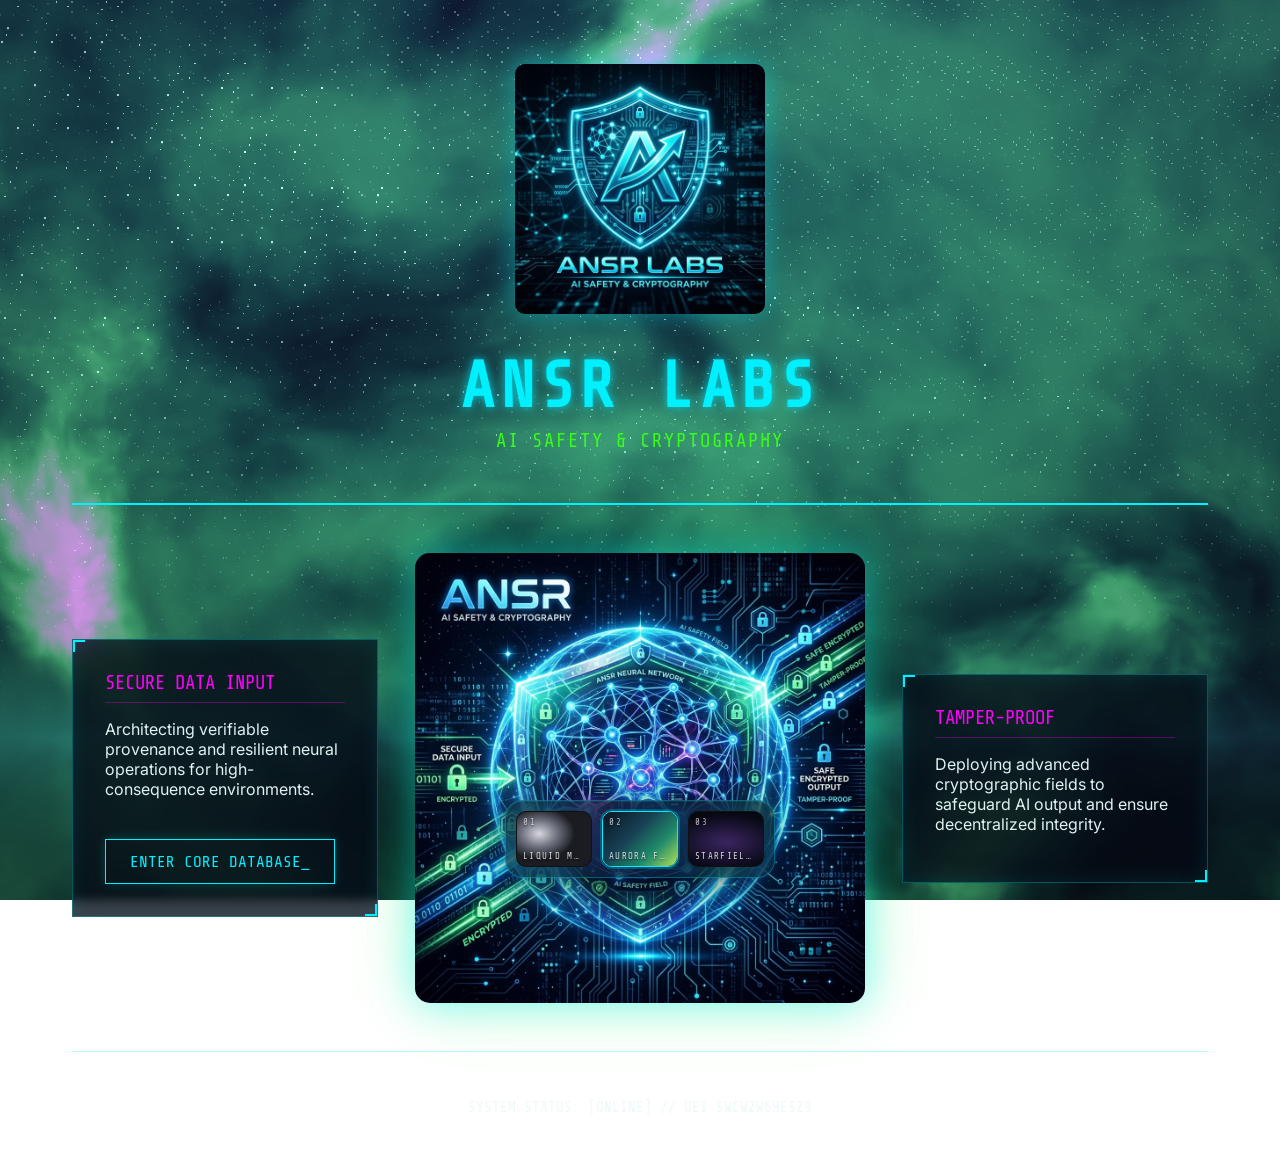
<file: index.html>
<!DOCTYPE html>
<html lang="en">
<head>
  <meta charset="utf-8">
  <meta name="viewport" content="width=device-width, initial-scale=1">
  <title>ANSR Labs | AI Safety & Cryptography</title>
  <meta name="description" content="Advanced Neural Security Research">
  <link rel="preconnect" href="https://fonts.googleapis.com">
  <link rel="preconnect" href="https://fonts.gstatic.com" crossorigin>
  <link href="https://fonts.googleapis.com/css2?family=Share+Tech+Mono&family=Inter:wght@400;700;900&display=swap" rel="stylesheet">
  <link rel="stylesheet" href="./assets/style.css">
</head>
<body>
  <canvas id="stage"></canvas>
  <div class="cyber-container">
    <header class="header">
      <div class="logo-wrapper">
        <img src="./assets/a-shield.jpg" alt="ANSR Labs Logo" class="main-logo">
      </div>
      <h1 class="glitch" data-text="ANSR LABS">ANSR LABS</h1>
      <p class="subtitle">AI SAFETY & CRYPTOGRAPHY</p>
    </header>

    <main class="content-grid">
      <div class="panel cyber-panel">
        <div class="panel-header">SECURE DATA INPUT</div>
        <p>Architecting verifiable provenance and resilient neural operations for high-consequence environments.</p>
        <a href="https://ansrlabs.org" class="cyber-btn">ENTER CORE DATABASE_</a>
        
      </div>
      
      <div class="panel visual-panel">
        <img src="./assets/neural-shield.jpg" alt="Neural Network Shield" class="neural-viz">
      </div>
      
      <div class="panel cyber-panel">
        <div class="panel-header">TAMPER-PROOF</div>
        <p>Deploying advanced cryptographic fields to safeguard AI output and ensure decentralized integrity.</p>
      </div>
    </main>
    
    <footer class="footer">
      <p>SYSTEM.STATUS: [ONLINE] // UEI SWCWZW6HESZ9</p>
    </footer>
  </div>
  <nav class="dock" id="dock" aria-label="Wallpaper switcher"></nav>
  <script id="shader-common" type="x-shader/x-fragment">
    precision highp float;
    uniform vec2  iResolution;
    uniform float iTime;
    uniform vec2  iMouse;       // pixels
    uniform vec2  iMouseNorm;   // 0..1, y up
    uniform vec2  iMouseSmooth; // smoothed 0..1
    uniform vec4  iClicks[8];   // xy = position (0..1), z = age (sec), w = strength
  </script>

  <!-- ==================== SHADER 1 — LIQUID METAL ==================== -->
  <script id="shader-1" type="x-shader/x-fragment">
    // Raymarched chrome metaballs on a mirrored floor, tracking cursor.
    #define MAX_STEPS 72
    #define MAX_DIST 20.0
    #define SURF 0.0015

    float smin(float a, float b, float k){
      float h = clamp(0.5 + 0.5*(b-a)/k, 0.0, 1.0);
      return mix(b,a,h) - k*h*(1.0-h);
    }
    float sdSphere(vec3 p, float r){ return length(p)-r; }
    float sdPlane(vec3 p){ return p.y + 1.2; }

    vec3 blobPos(int i, float t){
      float fi = float(i);
      float a = t*0.35 + fi*1.7;
      float r = 0.9 + 0.25*sin(t*0.6 + fi);
      return vec3(cos(a)*r, 0.1 + sin(t*0.8+fi*1.3)*0.35, sin(a*1.2+fi)*r);
    }

    float map(vec3 p){
      float d = sdPlane(p);
      // cursor-driven lead blob
      vec3 m = vec3((iMouseSmooth.x-0.5)*3.2, -0.2 + (iMouseSmooth.y-0.5)*1.4, 0.0);
      float leader = sdSphere(p - m, 0.55);
      float blobs = leader;
      for(int i=0;i<5;i++){
        vec3 bp = blobPos(i, iTime) + vec3(m.x*0.3, 0.0, m.z);
        float b = sdSphere(p - bp, 0.32 + 0.05*sin(iTime+float(i)));
        blobs = smin(blobs, b, 0.45);
      }
      // click ripples add bumps
      for(int c=0;c<8;c++){
        vec4 ck = iClicks[c];
        if(ck.w < 0.001) continue;
        float age = ck.z;
        float dec = exp(-age*1.2);
        vec3 cp = vec3((ck.x-0.5)*3.2, -0.2 + (ck.y-0.5)*1.4, 0.0);
        float b = sdSphere(p - cp, (0.2 + age*0.9) * dec);
        blobs = smin(blobs, b, 0.3);
      }
      d = smin(d, blobs, 0.25);
      return d;
    }
    vec3 calcNormal(vec3 p){
      vec2 e = vec2(0.0012,0.0);
      return normalize(vec3(
        map(p+e.xyy)-map(p-e.xyy),
        map(p+e.yxy)-map(p-e.yxy),
        map(p+e.yyx)-map(p-e.yyx)
      ));
    }
    float ao(vec3 p, vec3 n){
      float o=0.0, s=1.0;
      for(int i=0;i<5;i++){
        float h = 0.03 + 0.12*float(i);
        o += (h - map(p + n*h))*s;
        s *= 0.7;
      }
      return clamp(1.0 - 1.5*o, 0.0, 1.0);
    }
    vec3 envSample(vec3 r){
      // Studio-ish gradient env for chrome
      float y = r.y*0.5+0.5;
      vec3 sky = mix(vec3(0.04,0.05,0.07), vec3(0.78,0.82,0.9), smoothstep(0.1,0.9,y));
      // warm highlight
      float h = pow(max(0.0, dot(r, normalize(vec3(0.6,0.4,0.3)))),32.0);
      sky += vec3(1.0,0.78,0.55)*h*0.9;
      // cool rim
      float c = pow(max(0.0, dot(r, normalize(vec3(-0.4,0.2,-0.8)))),20.0);
      sky += vec3(0.4,0.7,1.1)*c*0.5;
      return sky;
    }

    void main(){
      vec2 uv = (gl_FragCoord.xy - 0.5*iResolution.xy)/iResolution.y;
      vec3 ro = vec3(0.0, 0.35, 3.2);
      vec3 rd = normalize(vec3(uv, -1.35));

      float t = 0.0;
      float d = 0.0;
      for(int i=0;i<MAX_STEPS;i++){
        vec3 p = ro + rd*t;
        d = map(p);
        if(d<SURF || t>MAX_DIST) break;
        t += d*0.9;
      }
      vec3 col;
      if(t<MAX_DIST){
        vec3 p = ro+rd*t;
        vec3 n = calcNormal(p);
        vec3 r = reflect(rd, n);
        float fres = pow(1.0 - max(0.0, dot(-rd,n)), 4.0);
        vec3 refl = envSample(r);
        // base chrome
        vec3 base = mix(vec3(0.18,0.20,0.23), vec3(0.9,0.92,0.98), fres);
        col = base*0.4 + refl*(0.75 + 0.25*fres);
        col *= ao(p,n);
        // floor darkening
        if(p.y < -1.1){ col *= 0.7; col += 0.1*vec3(0.9,0.75,0.6)*pow(max(0.0, r.y),3.0); }
      } else {
        col = envSample(rd)*0.7;
      }
      // subtle vignette & grain
      float vg = 1.0 - 0.35*pow(length(uv*vec2(0.9,1.1)),2.5);
      col *= vg;
      float g = fract(sin(dot(gl_FragCoord.xy, vec2(12.9898,78.233)))*43758.5453);
      col += (g-0.5)*0.015;
      gl_FragColor = vec4(pow(col, vec3(0.92)), 1.0);
    }
  </script>

  <!-- ==================== SHADER 2 — AURORA FIELD ==================== -->
  <script id="shader-2" type="x-shader/x-fragment">
    // Flowing aurora curtains driven by a smooth noise field; cursor bends flow.
    float hash(vec2 p){ return fract(sin(dot(p, vec2(127.1,311.7)))*43758.5453); }
    float noise(vec2 p){
      vec2 i=floor(p), f=fract(p);
      float a=hash(i), b=hash(i+vec2(1,0)), c=hash(i+vec2(0,1)), d=hash(i+vec2(1,1));
      vec2 u=f*f*(3.0-2.0*f);
      return mix(mix(a,b,u.x), mix(c,d,u.x), u.y);
    }
    float fbm(vec2 p){
      float v=0.0, a=0.5;
      mat2 R = mat2(0.8,-0.6,0.6,0.8);
      for(int i=0;i<6;i++){ v+=a*noise(p); p=R*p*2.03 + 3.1; a*=0.5; }
      return v;
    }

    void main(){
      vec2 uv = gl_FragCoord.xy/iResolution.xy;
      vec2 p = (gl_FragCoord.xy - 0.5*iResolution.xy)/iResolution.y;

      vec2 m = iMouseSmooth - 0.5;
      // domain warp biased toward mouse
      vec2 q = p*1.4;
      q += 0.6*vec2(fbm(q+iTime*0.08), fbm(q.yx - iTime*0.06));
      // pull toward cursor
      vec2 to = m*1.6 - p;
      float pull = 0.35/(0.35 + dot(to,to));
      q += to*pull*0.4;

      float curtains = 0.0;
      for(int i=0;i<3;i++){
        float fi = float(i);
        vec2 qq = q + vec2(0.0, iTime*0.12 + fi*0.7);
        float n = fbm(qq*(1.2+fi*0.6));
        float band = smoothstep(0.35, 0.75, n) - smoothstep(0.75, 1.0, n);
        curtains += band * (0.5 + 0.5*cos(n*8.0 + iTime*0.6 + fi));
      }
      curtains = clamp(curtains, 0.0, 1.2);

      // aurora gradient
      vec3 c1 = vec3(0.10, 0.70, 0.55);   // teal
      vec3 c2 = vec3(0.35, 0.95, 0.50);   // green
      vec3 c3 = vec3(0.95, 0.45, 0.95);   // magenta top
      vec3 col = mix(c1, c2, smoothstep(0.0,0.8,curtains));
      col = mix(col, c3, smoothstep(0.6, 1.1, curtains) * 0.8);

      // sky & stars
      float sky = smoothstep(1.2, -0.3, uv.y);
      vec3 night = mix(vec3(0.02,0.03,0.06), vec3(0.05,0.08,0.18), uv.y);
      float stars = pow(hash(floor(gl_FragCoord.xy*0.7)), 80.0);
      night += vec3(stars)*0.9*smoothstep(0.1,0.9,uv.y);

      float intensity = curtains*(0.9 + 0.5*pull);
      vec3 outc = night + col*intensity*0.85;

      // click ripples: radial color pulse
      for(int c=0;c<8;c++){
        vec4 ck = iClicks[c];
        if(ck.w < 0.001) continue;
        vec2 cp = ck.xy;
        vec2 d = uv - cp; d.x *= iResolution.x/iResolution.y;
        float r = length(d);
        float age = ck.z;
        float ring = exp(-pow((r - age*0.4)/0.04, 2.0)) * exp(-age*1.2);
        outc += vec3(0.7,1.0,0.9)*ring*1.4;
      }

      // horizon glow
      outc += vec3(0.2,0.7,0.8) * pow(max(0.0, 1.0 - abs(uv.y-0.18)*4.5), 4.0) * 0.18;

      // vignette
      outc *= 1.0 - 0.35*pow(length(p*vec2(0.9,1.1)),2.3);
      gl_FragColor = vec4(pow(outc, vec3(0.95)), 1.0);
    }
  </script>

  <!-- ==================== SHADER 3 — STARFIELD DRIFT ==================== -->
  <script id="shader-3" type="x-shader/x-fragment">
    // Volumetric parallax stars with gravitational-lens distortion around cursor.
    float hash1(vec2 p){ return fract(sin(dot(p, vec2(127.1,311.7)))*43758.5453); }
    vec3 hash3(vec3 p){
      p = vec3( dot(p,vec3(127.1,311.7, 74.7)),
                dot(p,vec3(269.5,183.3,246.1)),
                dot(p,vec3(113.5,271.9,124.6)));
      return fract(sin(p)*43758.5453);
    }

    float layer(vec2 uv, float density, float size, float seed){
      vec2 g = floor(uv);
      vec2 f = fract(uv);
      float br = 0.0;
      for(int j=-1;j<=1;j++) for(int i=-1;i<=1;i++){
        vec2 n = vec2(i,j);
        vec3 h = hash3(vec3(g+n, seed));
        if(h.x < density){
          vec2 pos = n + h.yz*0.9 - f;
          float d = length(pos);
          float tw = 0.5 + 0.5*sin(iTime*1.3 + h.x*30.0);
          float s = smoothstep(size, 0.0, d)*tw;
          br += s;
        }
      }
      return br;
    }

    void main(){
      vec2 uv = (gl_FragCoord.xy - 0.5*iResolution.xy)/iResolution.y;
      vec2 m = iMouseSmooth - 0.5;
      vec2 mp = vec2(m.x*iResolution.x/iResolution.y, m.y);

      // gravitational lens near cursor
      vec2 d = uv - mp;
      float r2 = dot(d,d);
      float lens = 0.18 / (0.06 + r2*2.0);
      vec2 distort = -d * lens;
      vec2 luv = uv + distort;

      // drift
      vec2 drift = vec2(iTime*0.03, iTime*0.015);

      vec3 col = vec3(0.0);
      // deep gas nebula
      float n = 0.0;
      vec2 gp = luv*1.1 + drift*0.5;
      for(int i=0;i<5;i++){
        float fi = float(i);
        n += (1.0/(1.0+fi*1.2)) * (0.5 + 0.5*sin(gp.x*(1.0+fi) + iTime*0.1 + hash1(vec2(fi,fi))*6.28)) *
                                  (0.5 + 0.5*sin(gp.y*(1.2+fi*0.8) - iTime*0.07 + hash1(vec2(fi+1.0,fi))*6.28));
        gp = gp*1.6 + 1.1;
      }
      n /= 2.5;
      vec3 neb = mix(vec3(0.03,0.02,0.08), vec3(0.55,0.18,0.75), smoothstep(0.3,0.9,n));
      neb = mix(neb, vec3(0.20,0.40,0.95), smoothstep(0.5, 1.0, n)*0.6);
      col += neb*0.55;

      // star layers, different parallax
      float s1 = layer((luv+drift*1.0)*8.0, 0.35, 0.03, 1.0);
      float s2 = layer((luv+drift*2.2)*16.0, 0.30, 0.02, 7.0);
      float s3 = layer((luv+drift*4.0)*32.0, 0.25, 0.012, 13.0);
      col += vec3(1.0,0.98,0.92)*s1*0.9;
      col += vec3(0.85,0.9,1.0)*s2*0.8;
      col += vec3(1.0,0.85,0.95)*s3*0.7;

      // bright core at lens
      col += vec3(1.0,0.9,0.75) * pow(lens*0.2, 1.2) * smoothstep(0.0, 0.8, lens);
      // einstein ring
      float ring = exp(-pow((sqrt(r2) - 0.22)/0.03, 2.0))*0.7;
      col += vec3(1.0,0.75,0.55)*ring*smoothstep(0.0,0.6,lens);

      // click supernovae
      for(int c=0;c<8;c++){
        vec4 ck = iClicks[c];
        if(ck.w < 0.001) continue;
        vec2 cp = (ck.xy - 0.5);
        cp.x *= iResolution.x/iResolution.y;
        float dd = length(uv - cp);
        float age = ck.z;
        float core = exp(-dd*8.0) * exp(-age*2.0);
        float shock = exp(-pow((dd - age*0.5)/0.02, 2.0)) * exp(-age*1.0);
        col += vec3(1.0,0.9,0.7)*core*2.0;
        col += vec3(0.8,0.9,1.0)*shock*1.4;
      }

      col *= 1.0 - 0.4*pow(length(uv*vec2(0.9,1.1)),2.2);
      gl_FragColor = vec4(pow(col, vec3(0.9)), 1.0);
    }
  </script>

  <!-- ==================== SHADER 4 — CRYSTAL LATTICE ==================== -->
  <script id="shader-4" type="x-shader/x-fragment">
    // Voronoi glass shards, iridescent; cursor refracts, click shatters a region.
    vec2 hash2(vec2 p){ p = vec2(dot(p,vec2(127.1,311.7)), dot(p,vec2(269.5,183.3))); return fract(sin(p)*43758.5453); }

    vec3 voronoi(vec2 x){
      vec2 n = floor(x); vec2 f = fract(x);
      float f1=8.0, f2=8.0;
      vec2 closest=vec2(0.0);
      for(int j=-1;j<=1;j++)for(int i=-1;i<=1;i++){
        vec2 g=vec2(i,j);
        vec2 o=hash2(n+g);
        o = 0.5 + 0.5*sin(iTime*0.4 + 6.2831*o);
        vec2 r = g + o - f;
        float d = dot(r,r);
        if(d<f1){ f2=f1; f1=d; closest = n+g; } else if(d<f2){ f2=d; }
      }
      return vec3(sqrt(f1), sqrt(f2), hash2(closest).x);
    }

    vec3 iridescent(float t){
      return 0.55 + 0.45*cos(6.2831*(vec3(0.0,0.33,0.67) + t));
    }

    void main(){
      vec2 uv = gl_FragCoord.xy/iResolution.xy;
      vec2 p = (gl_FragCoord.xy - 0.5*iResolution.xy)/iResolution.y;
      vec2 m = iMouseSmooth - 0.5;
      vec2 mp = vec2(m.x*iResolution.x/iResolution.y, m.y);

      // refraction field around cursor
      vec2 d = p - mp;
      float rr = length(d);
      vec2 refr = -d * 0.25 / (0.12 + rr*rr*2.0);

      vec2 q = (p + refr)*3.2;
      // animate slight rotation
      float a = iTime*0.04;
      q = mat2(cos(a),-sin(a),sin(a),cos(a))*q;

      vec3 v = voronoi(q);
      float edge = smoothstep(0.0, 0.04, v.y - v.x); // cell borders (thin = near edge)
      edge = 1.0 - edge;

      // cell-based hue
      vec3 base = iridescent(v.z + iTime*0.05 + v.x*0.3);
      // angle-based shimmer
      float shimmer = 0.5 + 0.5*sin(v.x*22.0 - iTime*0.8 + v.z*12.0);
      vec3 col = base*(0.35 + 0.65*shimmer);

      // facet shading: darker toward cell centers, bright near edges (glass bevels)
      col *= 0.6 + 0.9*smoothstep(0.0, 0.6, v.x);
      col += vec3(1.0)*edge*0.9;

      // specular glow at cursor
      col += vec3(1.0,0.95,0.85) * pow(max(0.0, 1.0-rr*2.8), 8.0) * 0.6;

      // click shatter — radial high-frequency ring
      for(int c=0;c<8;c++){
        vec4 ck = iClicks[c];
        if(ck.w < 0.001) continue;
        vec2 cp = (ck.xy - 0.5); cp.x *= iResolution.x/iResolution.y;
        float dd = length(p - cp);
        float age = ck.z;
        float ring = exp(-pow((dd - age*0.6)/0.025, 2.0)) * exp(-age*0.9);
        // inside ring, amplify cell edges & flash hue
        float inside = smoothstep(age*0.6 + 0.08, age*0.6 - 0.02, dd) * exp(-age*1.2);
        col += vec3(1.2,1.1,0.95)*ring*1.6;
        col *= 1.0 + inside*0.8;
      }

      // bg dark
      vec3 bg = mix(vec3(0.03,0.04,0.07), vec3(0.08,0.06,0.12), uv.y);
      col = mix(bg, col, 0.92);

      col *= 1.0 - 0.3*pow(length(p*vec2(0.9,1.1)),2.2);
      gl_FragColor = vec4(pow(col, vec3(0.92)), 1.0);
    }
  </script>

  <!-- ==================== SHADER 5 — NEON WAVES ==================== -->
  <script id="shader-5" type="x-shader/x-fragment">
    // Chromatic-aberrated sine grid warping toward cursor; scanlines; click shockwave.
    vec3 palette(float t){
      // cyberpunk gradient
      return vec3(
        0.5 + 0.5*cos(6.2831*(t + 0.00)),
        0.5 + 0.5*cos(6.2831*(t + 0.33)),
        0.5 + 0.5*cos(6.2831*(t + 0.67))
      );
    }

    float gridLayer(vec2 p, float o){
      // domain warp with cursor attraction
      vec2 m = iMouseSmooth - 0.5;
      vec2 mp = vec2(m.x*iResolution.x/iResolution.y, m.y);
      vec2 to = mp - p;
      float r2 = dot(to,to);
      vec2 warp = to * (0.25/(0.1+r2));
      vec2 q = p + warp*0.35 + vec2(iTime*0.08, 0.0);

      // click shockwaves bend the grid
      for(int c=0;c<8;c++){
        vec4 ck = iClicks[c];
        if(ck.w<0.001) continue;
        vec2 cp = (ck.xy-0.5); cp.x *= iResolution.x/iResolution.y;
        vec2 dd = p - cp;
        float dist = length(dd);
        float age = ck.z;
        float pulse = exp(-pow((dist - age*0.7)/0.04, 2.0))*exp(-age*0.8);
        q += normalize(dd+1e-5)*pulse*0.15;
      }

      // two sine waves at an angle
      float s1 = sin(q.x*8.0 + iTime*0.9 + o);
      float s2 = sin((q.x+q.y)*6.0 - iTime*0.7 + o*1.3);
      float s3 = sin(q.y*10.0 + iTime*0.6 + o*0.7);
      float v = s1*s2*s3;
      return v;
    }

    void main(){
      vec2 uv = gl_FragCoord.xy/iResolution.xy;
      vec2 p = (gl_FragCoord.xy - 0.5*iResolution.xy)/iResolution.y;

      // chromatic aberration: sample grid 3x offset
      float aberr = 0.012 + 0.015*length(p)*0.5;
      vec2 dir = normalize(p+1e-5);
      float vr = gridLayer(p - dir*aberr, 0.0);
      float vg = gridLayer(p,               0.2);
      float vb = gridLayer(p + dir*aberr,   0.4);

      vec3 col = vec3(
        smoothstep(0.2, 1.0, 0.5+0.5*vr),
        smoothstep(0.2, 1.0, 0.5+0.5*vg),
        smoothstep(0.2, 1.0, 0.5+0.5*vb)
      );

      // tint with palette
      vec3 pal = palette(iTime*0.05 + 0.5*length(p));
      col = mix(col, col*pal*1.5, 0.6);

      // base dark
      vec3 bg = mix(vec3(0.04,0.02,0.08), vec3(0.10,0.04,0.18), uv.y);
      col = bg + col*0.85;

      // cursor hotspot
      vec2 m = iMouseSmooth - 0.5;
      vec2 mp = vec2(m.x*iResolution.x/iResolution.y, m.y);
      float hd = length(p-mp);
      col += vec3(1.0,0.4,0.95)*pow(max(0.0,1.0-hd*2.5), 6.0)*0.45;
      col += vec3(0.3,0.95,1.0)*pow(max(0.0,1.0-hd*5.0), 10.0)*0.6;

      // scanlines
      float scan = 0.5 + 0.5*sin(gl_FragCoord.y*1.8 + iTime*3.0);
      col *= 0.9 + 0.1*scan;

      // shockwave rings add white flash
      for(int c=0;c<8;c++){
        vec4 ck = iClicks[c];
        if(ck.w<0.001) continue;
        vec2 cp = (ck.xy-0.5); cp.x *= iResolution.x/iResolution.y;
        float dist = length(p - cp);
        float age = ck.z;
        float ring = exp(-pow((dist-age*0.7)/0.02, 2.0))*exp(-age*0.7);
        col += vec3(1.0,0.7,1.0)*ring*1.6;
      }

      // vignette
      col *= 1.0 - 0.35*pow(length(p*vec2(0.9,1.1)),2.3);
      gl_FragColor = vec4(pow(col, vec3(0.95)), 1.0);
    }
  </script>

  <!-- ===================== RUNNER ===================== -->
  <script>
  (function(){
    const WALLPAPERS = [
      { n:'01', name:'Liquid Metal',    desc:'Raymarched chrome globules orbit the cursor, melting into a mirrored pool. Clicks drop a new droplet that ripples across the surface.', cls:'t1', sid:'shader-1' },
      { n:'02', name:'Aurora Field',    desc:'Polar curtains of plasma sway in a warped noise field and bend toward your cursor. Clicks send a soft luminescent ring across the sky.', cls:'t2', sid:'shader-2' },
      { n:'03', name:'Starfield Drift', desc:'Three parallax star layers drift through a violet nebula. The cursor acts as a gravitational lens; clicks spark supernovae.',         cls:'t3', sid:'shader-3' }
    ];

    // Build dock
    const dock = document.getElementById('dock');
    WALLPAPERS.forEach((w, i)=>{
      const t = document.createElement('button');
      t.className = 'tile';
      t.dataset.idx = i;
      t.innerHTML = `<div class="thumb ${w.cls}"></div><div class="num">${w.n}</div><div class="name">${w.name}</div>`;
      t.setAttribute('aria-label', `Wallpaper ${w.n}: ${w.name}`);
      dock.appendChild(t);
    });

    // WebGL setup
    const canvas = document.getElementById('stage');
    const gl = canvas.getContext('webgl', { antialias:false, premultipliedAlpha:false, preserveDrawingBuffer:false, powerPreference:'high-performance' });
    if(!gl){ document.body.innerHTML = '<div style="padding:40px;font-family:monospace;color:#fff">WebGL unavailable.</div>'; return; }

    const VS = `
      attribute vec2 a_pos;
      void main(){ gl_Position = vec4(a_pos,0.0,1.0); }
    `;

    const commonSrc = document.getElementById('shader-common').textContent;

    function compile(type, src){
      const s = gl.createShader(type);
      gl.shaderSource(s, src);
      gl.compileShader(s);
      if(!gl.getShaderParameter(s, gl.COMPILE_STATUS)){
        console.error('Shader error:', gl.getShaderInfoLog(s), src);
        return null;
      }
      return s;
    }
    function program(fsSrc){
      const vs = compile(gl.VERTEX_SHADER, VS);
      const fs = compile(gl.FRAGMENT_SHADER, commonSrc + '\n' + fsSrc);
      const p = gl.createProgram();
      gl.attachShader(p, vs); gl.attachShader(p, fs);
      gl.bindAttribLocation(p, 0, 'a_pos');
      gl.linkProgram(p);
      if(!gl.getProgramParameter(p, gl.LINK_STATUS)){
        console.error('Link error:', gl.getProgramInfoLog(p));
        return null;
      }
      return {
        prog: p,
        uRes: gl.getUniformLocation(p,'iResolution'),
        uTime: gl.getUniformLocation(p,'iTime'),
        uMouse: gl.getUniformLocation(p,'iMouse'),
        uMN: gl.getUniformLocation(p,'iMouseNorm'),
        uMS: gl.getUniformLocation(p,'iMouseSmooth'),
        uClicks: gl.getUniformLocation(p,'iClicks'),
      };
    }

    // Fullscreen quad
    const buf = gl.createBuffer();
    gl.bindBuffer(gl.ARRAY_BUFFER, buf);
    gl.bufferData(gl.ARRAY_BUFFER, new Float32Array([-1,-1, 1,-1, -1,1, -1,1, 1,-1, 1,1]), gl.STATIC_DRAW);
    gl.enableVertexAttribArray(0);
    gl.vertexAttribPointer(0, 2, gl.FLOAT, false, 0, 0);

    // Compile all shaders upfront (fast enough; ~5 tiny raymarchers)
    const programs = WALLPAPERS.map(w => program(document.getElementById(w.sid).textContent));

    // Resize
    let dpr = Math.min(window.devicePixelRatio || 1, 2);
    function resize(){
      dpr = Math.min(window.devicePixelRatio || 1, 2);
      // Cap resolution for perf on huge screens
      const maxW = 2400;
      const w = Math.min(window.innerWidth * dpr, maxW);
      const h = Math.min(window.innerHeight * dpr, maxW * (window.innerHeight/window.innerWidth));
      canvas.width = Math.floor(w);
      canvas.height = Math.floor(h);
      canvas.style.width = window.innerWidth + 'px';
      canvas.style.height = window.innerHeight + 'px';
      gl.viewport(0,0,canvas.width, canvas.height);
    }
    window.addEventListener('resize', resize); resize();

    // Mouse state
    let mouse = { x: window.innerWidth*0.5, y: window.innerHeight*0.5, nx: 0.5, ny: 0.5, sx: 0.5, sy: 0.5 };
    window.addEventListener('pointermove', (e)=>{
      mouse.x = e.clientX; mouse.y = e.clientY;
      mouse.nx = e.clientX/window.innerWidth;
      mouse.ny = 1.0 - e.clientY/window.innerHeight;
    }, { passive:true });

    // Clicks (stored as ring of 8)
    const CLICK_LIFE = 3.0; // seconds
    const clicks = []; // {x, y (0..1, y up), t0}
    function registerClick(e){
      // ignore UI clicks
      if(e.target.closest('.dock') || e.target.closest('.status') || e.target.closest('.meta')) return;
      const nx = e.clientX / window.innerWidth;
      const ny = 1.0 - e.clientY / window.innerHeight;
      clicks.push({ x: nx, y: ny, t0: performance.now()/1000 });
      if(clicks.length > 8) clicks.shift();
    }
    window.addEventListener('pointerdown', registerClick);

    // Switch wallpaper
    let currentIdx = parseInt(localStorage.getItem('sw_idx') || '0', 10);
    if(isNaN(currentIdx) || currentIdx<0 || currentIdx>=WALLPAPERS.length) currentIdx = 0;

    const tiles = dock.querySelectorAll('.tile');
    function setIdx(i){
      currentIdx = (i + WALLPAPERS.length) % WALLPAPERS.length;
      localStorage.setItem('sw_idx', String(currentIdx));
      tiles.forEach((t,k)=> t.classList.toggle('active', k===currentIdx));
      const w = WALLPAPERS[currentIdx];
      
      
      
      
    }
    tiles.forEach((t, i)=> t.addEventListener('click', ()=> setIdx(i)));
    window.addEventListener('keydown', (e)=>{
      if(e.key>='1' && e.key<='3'){ setIdx(parseInt(e.key,10)-1); }
      else if(e.key==='ArrowRight'){ setIdx(currentIdx+1); }
      else if(e.key==='ArrowLeft'){ setIdx(currentIdx-1); }
    });
    
    setIdx(currentIdx);

    let cycleInterval = setInterval(() => {
      setIdx(currentIdx + 1);
    }, 60000);

    document.addEventListener('click', (e) => {
      if (e.target.closest('a') || e.target.closest('button') || e.target.closest('.tile')) {
        clearInterval(cycleInterval);
      }
    });


    // Clock
    

    // FPS
    
    
    let frames=0, fpsT=performance.now();

    // Render loop
    const t0 = performance.now();
    const clickBuf = new Float32Array(8*4);

    function frame(now){
      const t = (now - t0)/1000;

      // smooth mouse
      mouse.sx += (mouse.nx - mouse.sx) * 0.08;
      mouse.sy += (mouse.ny - mouse.sy) * 0.08;

      // build click uniforms
      for(let i=0;i<8;i++){
        const c = clicks[i];
        if(c){
          const age = now/1000 - c.t0;
          if(age < CLICK_LIFE){
            clickBuf[i*4+0] = c.x;
            clickBuf[i*4+1] = c.y;
            clickBuf[i*4+2] = age;
            clickBuf[i*4+3] = 1.0 - age/CLICK_LIFE;
          } else {
            clickBuf[i*4+0]=0; clickBuf[i*4+1]=0; clickBuf[i*4+2]=0; clickBuf[i*4+3]=0;
          }
        } else {
          clickBuf[i*4+0]=0; clickBuf[i*4+1]=0; clickBuf[i*4+2]=0; clickBuf[i*4+3]=0;
        }
      }
      // prune expired
      while(clicks.length && (now/1000 - clicks[0].t0) > CLICK_LIFE) clicks.shift();

      const pr = programs[currentIdx];
      if(pr){
        gl.useProgram(pr.prog);
        gl.uniform2f(pr.uRes, canvas.width, canvas.height);
        gl.uniform1f(pr.uTime, t);
        gl.uniform2f(pr.uMouse, mouse.x*dpr, (window.innerHeight-mouse.y)*dpr);
        gl.uniform2f(pr.uMN, mouse.nx, mouse.ny);
        gl.uniform2f(pr.uMS, mouse.sx, mouse.sy);
        gl.uniform4fv(pr.uClicks, clickBuf);
        gl.drawArrays(gl.TRIANGLES, 0, 6);
      }

      frames++;
      if(now - fpsT > 500){
        const fps = Math.round(frames*1000/(now-fpsT));
        
        frames=0; fpsT=now;
      }
      
      requestAnimationFrame(frame);
    }
    requestAnimationFrame(frame);

  })();
  </script>

</body>
</html>
</file>
<file: assets/style.css>
:root {
  --bg-dark: #050a15;
  --neon-cyan: #00f0ff;
  --neon-green: #39ff14;
  --neon-magenta: #ff00ff;
  --text-main: #e0f2f1;
  --panel-bg: rgba(5, 10, 21, 0.8);
  --border-cyber: rgba(0, 240, 255, 0.3);
}

* { box-sizing: border-box; }

body {
  margin: 0;
  background-color: transparent;
  color: var(--text-main);
  font-family: 'Inter', sans-serif;
  min-height: 100vh;
  display: flex;
  justify-content: center;
}

.cyber-container {
  position: relative;
  z-index: 10;
  pointer-events: none; /* Let clicks pass through to canvas */

  width: 100%;
  max-width: 1200px;
  padding: 2rem;
  display: flex;
  flex-direction: column;
  gap: 3rem;
}


.header {
  text-align: center;
  padding: 2rem 0;
  border-bottom: 2px solid var(--neon-cyan);
  position: relative;
}

.logo-wrapper {
  margin-bottom: 2rem;
}

.main-logo {
  width: 250px;
  height: auto;
  border-radius: 10px;
  box-shadow: 0 0 25px rgba(0, 240, 255, 0.4);
}

.glitch {
  font-family: 'Share Tech Mono', monospace;
  font-size: 4rem;
  margin: 0;
  color: var(--neon-cyan);
  text-shadow: 0 0 10px rgba(0, 240, 255, 0.8);
  letter-spacing: 5px;
}

.subtitle {
  font-family: 'Share Tech Mono', monospace;
  font-size: 1.2rem;
  color: var(--neon-green);
  letter-spacing: 2px;
  margin-top: 0.5rem;
}

.content-grid {
  display: grid;
  grid-template-columns: 1fr 1.5fr 1fr;
  gap: 2rem;
  align-items: center;
}

.cyber-panel {
  background: var(--panel-bg);
  border: 1px solid var(--border-cyber);
  padding: 2rem;
  position: relative;
  box-shadow: inset 0 0 20px rgba(0, 240, 255, 0.1);
  backdrop-filter: blur(5px);
}

.cyber-panel::before {
  content: "";
  position: absolute;
  top: 0; left: 0;
  width: 10px; height: 10px;
  border-top: 2px solid var(--neon-cyan);
  border-left: 2px solid var(--neon-cyan);
}

.cyber-panel::after {
  content: "";
  position: absolute;
  bottom: 0; right: 0;
  width: 10px; height: 10px;
  border-bottom: 2px solid var(--neon-cyan);
  border-right: 2px solid var(--neon-cyan);
}

.panel-header {
  font-family: 'Share Tech Mono', monospace;
  color: var(--neon-magenta);
  font-size: 1.2rem;
  margin-bottom: 1rem;
  text-transform: uppercase;
  border-bottom: 1px solid rgba(255, 0, 255, 0.3);
  padding-bottom: 0.5rem;
}

.visual-panel {
  display: flex;
  justify-content: center;
}

.neural-viz {
  width: 100%;
  max-width: 450px;
  border-radius: 15px;
  box-shadow: 0 0 40px rgba(0, 240, 255, 0.5), 0 0 80px rgba(57, 255, 20, 0.2);
  transition: transform 0.3s ease;
}

.neural-viz:hover {
  transform: scale(1.02);
}

.cyber-btn {
  display: inline-block;
  margin-top: 1.5rem;
  padding: 0.8rem 1.5rem;
  background: transparent;
  color: var(--neon-cyan);
  font-family: 'Share Tech Mono', monospace;
  text-decoration: none;
  border: 1px solid var(--neon-cyan);
  text-transform: uppercase;
  transition: all 0.3s;
  box-shadow: 0 0 10px rgba(0, 240, 255, 0.2);
}

.cyber-btn:hover {
  background: var(--neon-cyan);
  color: var(--bg-dark);
  box-shadow: 0 0 20px rgba(0, 240, 255, 0.6);
}

.footer {
  text-align: center;
  font-family: 'Share Tech Mono', monospace;
  color: rgba(224, 242, 241, 0.5);
  font-size: 0.9rem;
  padding-top: 2rem;
  border-top: 1px solid var(--border-cyber);
}

@media (max-width: 900px) {
  .content-grid {
    grid-template-columns: 1fr;
  }
  .glitch {
    font-size: 2.5rem;
  }
}

.cyber-btn, .tile { pointer-events: auto; }

canvas#stage {
  position: fixed;
  inset: 0;
  width: 100vw;
  height: 100vh;
  display: block;
  z-index: -1;
  background: #050a15;
  cursor: crosshair;
}

/* Dock Styles */
.dock{ position:fixed; left:50%; bottom:22px; transform:translateX(-50%); z-index:20; display:flex; gap:10px; padding:10px; background:rgba(12,14,18,.55); border:1px solid rgba(0, 240, 255, 0.3); border-radius:18px; backdrop-filter: blur(18px) saturate(140%); -webkit-backdrop-filter: blur(18px) saturate(140%); box-shadow: 0 10px 40px rgba(0,0,0,.45), inset 0 1px 0 rgba(255,255,255,.06); }
.tile{ position:relative; width:76px; height:56px; border-radius:10px; overflow:hidden; cursor:pointer; border:1px solid transparent; background:#111; transition: transform .2s ease, border-color .2s ease; }
.tile::after{ content:""; position:absolute; inset:0; border-radius:inherit; box-shadow: inset 0 0 0 1px rgba(255,255,255,.06); pointer-events:none; }
.tile .num{ position:absolute; top:5px; left:6px; font-family:'Share Tech Mono', monospace; font-size:9px; letter-spacing:.2em; color:rgba(255,255,255,.7); text-shadow:0 1px 2px rgba(0,0,0,.6); z-index: 2; }
.tile .name{ position:absolute; bottom:5px; left:6px; right:6px; font-family:'Share Tech Mono', monospace; font-size:9px; letter-spacing:.15em; text-transform:uppercase; color:rgba(255,255,255,.85); white-space:nowrap; overflow:hidden; text-overflow:ellipsis; text-shadow:0 1px 2px rgba(0,0,0,.7); z-index: 2; }
.tile:hover{ transform: translateY(-2px); }
.tile.active{ border-color: var(--neon-cyan); box-shadow: 0 0 0 2px rgba(0,240,255,.22); }
.tile .thumb{ position:absolute; inset:0; z-index: 1; }

.t1{ background: radial-gradient(60% 60% at 30% 40%, #d8d8de 0%, #6f7380 40%, #1a1c22 80%), #0a0c10; }
.t2{ background: linear-gradient(135deg, #0a1422 0%, #174054 40%, #1f8a6a 70%, #b0e05a 100%); }
.t3{ background: radial-gradient(120% 80% at 50% 55%, #3a2560 0%, #0a0a18 60%, #000 100%); }
.t4{ background: conic-gradient(from 200deg at 50% 50%, #7bd7ff, #b6b0ff, #ffb5e0, #7bd7ff); filter: saturate(.8); }
.t5{ background: repeating-linear-gradient(115deg, #ff2bd4 0 2px, transparent 2px 8px), repeating-linear-gradient(65deg, #00e5ff 0 2px, transparent 2px 8px), #0a0818; }

@media (max-width: 720px){
  .tile{ width:60px; height:46px; }
  .dock { bottom: 10px; }
}
</file>
